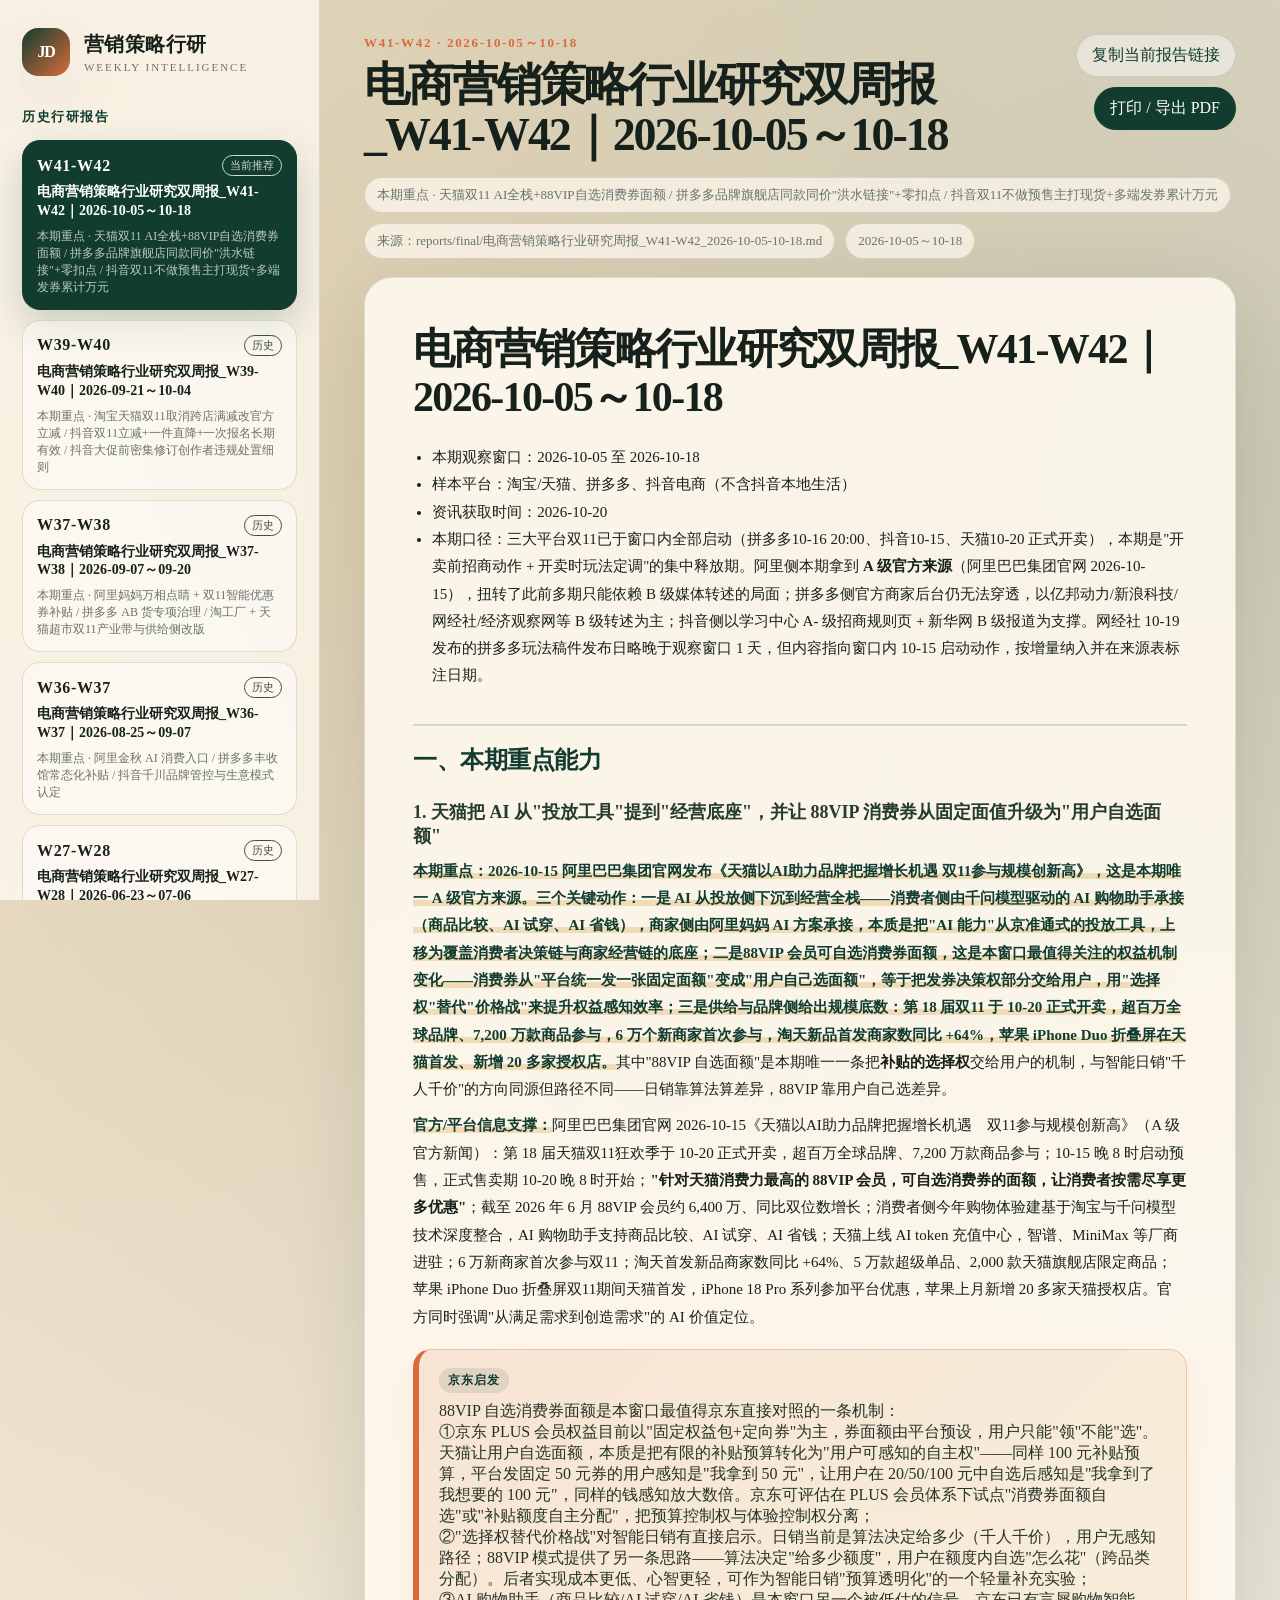
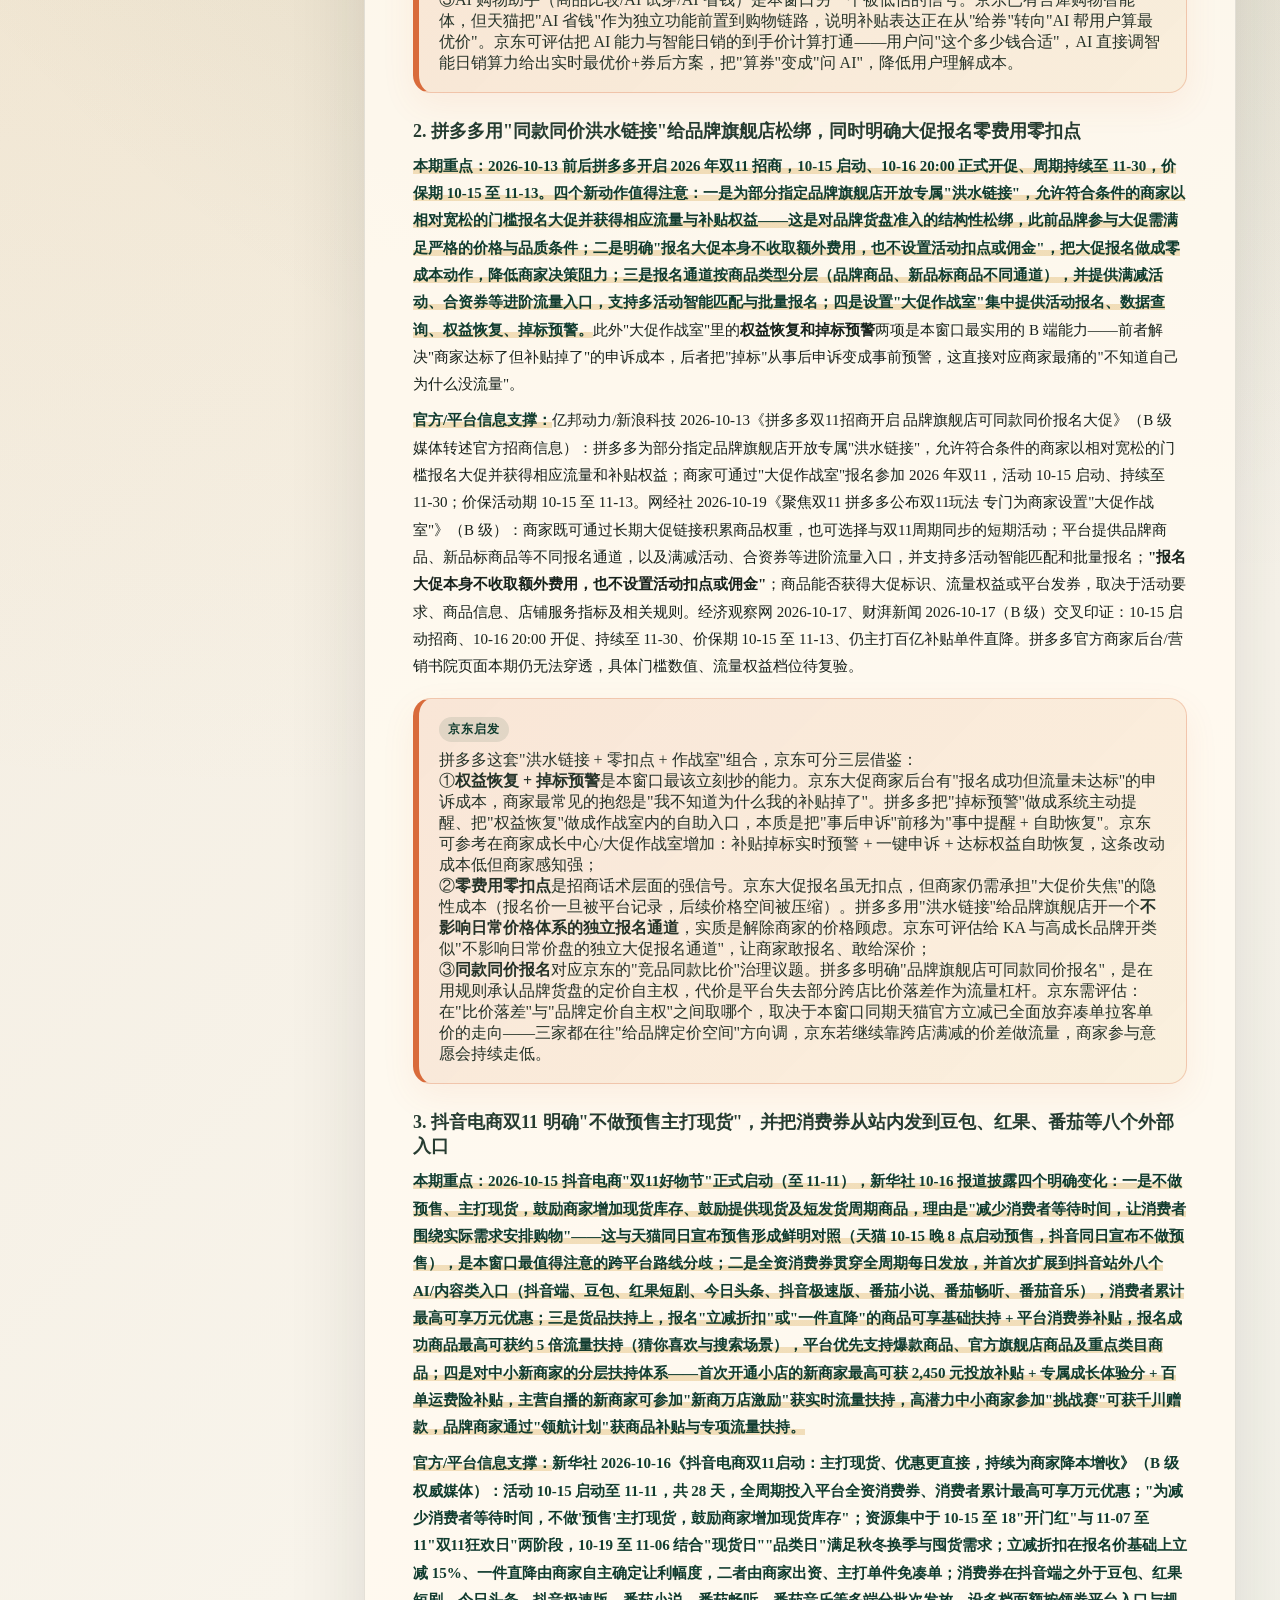
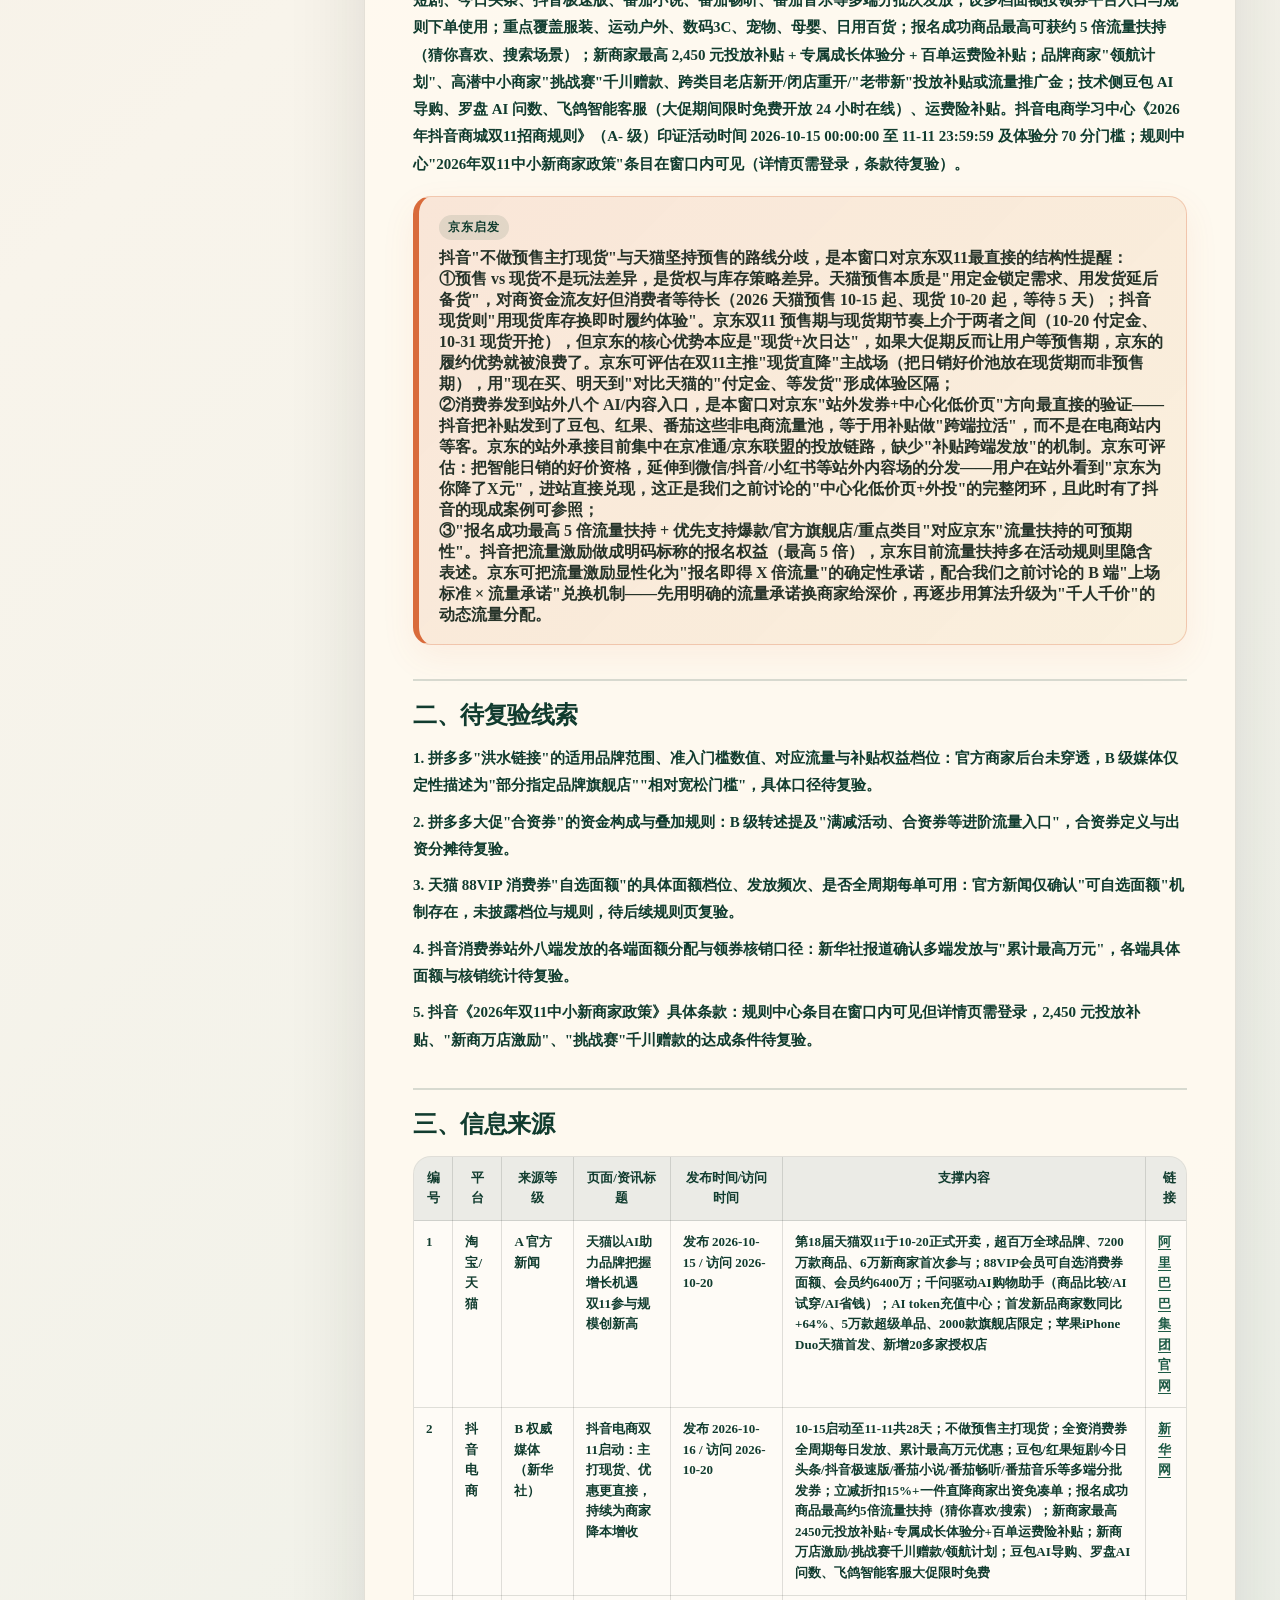
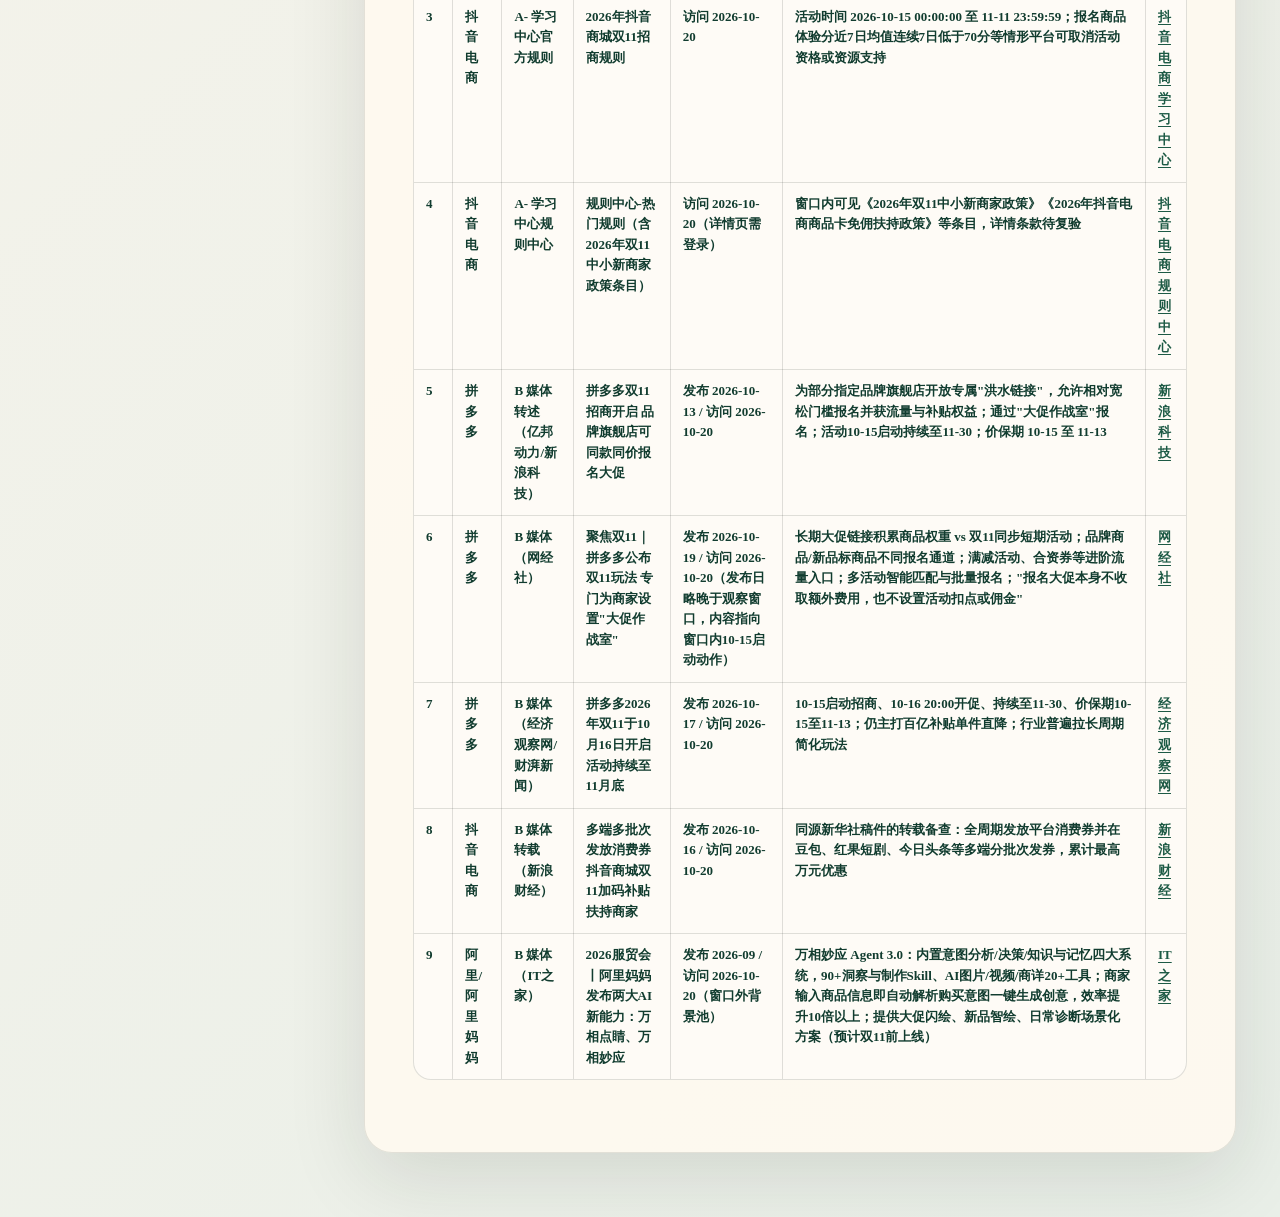
<file: index.html>
<!doctype html>
<html lang="zh-CN">
<head>
  <meta charset="utf-8" />
  <meta name="viewport" content="width=device-width, initial-scale=1" />
  <title>电商营销策略行业研究报告</title>
  <link rel="stylesheet" href="site/styles.css" />
</head>
<body>
  <div class="shell">
    <aside class="sidebar">
      <div class="brand">
        <div class="brand-mark">JD</div>
        <div>
          <div class="brand-title">营销策略行研</div>
          <div class="brand-subtitle">Weekly Intelligence</div>
        </div>
      </div>
      <div class="side-section-title">历史行研报告</div>
      <nav id="reportList" class="report-list" aria-label="历史行研报告"></nav>
      <div class="side-note">
        <span>口径</span>
        <p>从业务目标出发，观察工具、货补、人补、权益叠加与投放策略。</p>
      </div>
    </aside>
    <main class="main">
      <header class="topbar">
        <div>
          <div id="eyebrow" class="eyebrow">W25 · 2026-06-09～06-15</div>
          <h1 id="pageTitle">电商营销策略行业研究周报</h1>
        </div>
        <div class="actions">
          <button id="copyLink" class="ghost-btn">复制当前报告链接</button>
          <button id="printPage" class="primary-btn">打印 / 导出 PDF</button>
        </div>
      </header>
      <section id="reportMeta" class="meta-strip"></section>
      <article id="reportContent" class="report-card"></article>
    </main>
  </div>
  <script src="site/reports-data.js"></script>
  <script src="site/app.js"></script>
</body>
</html>
</file>
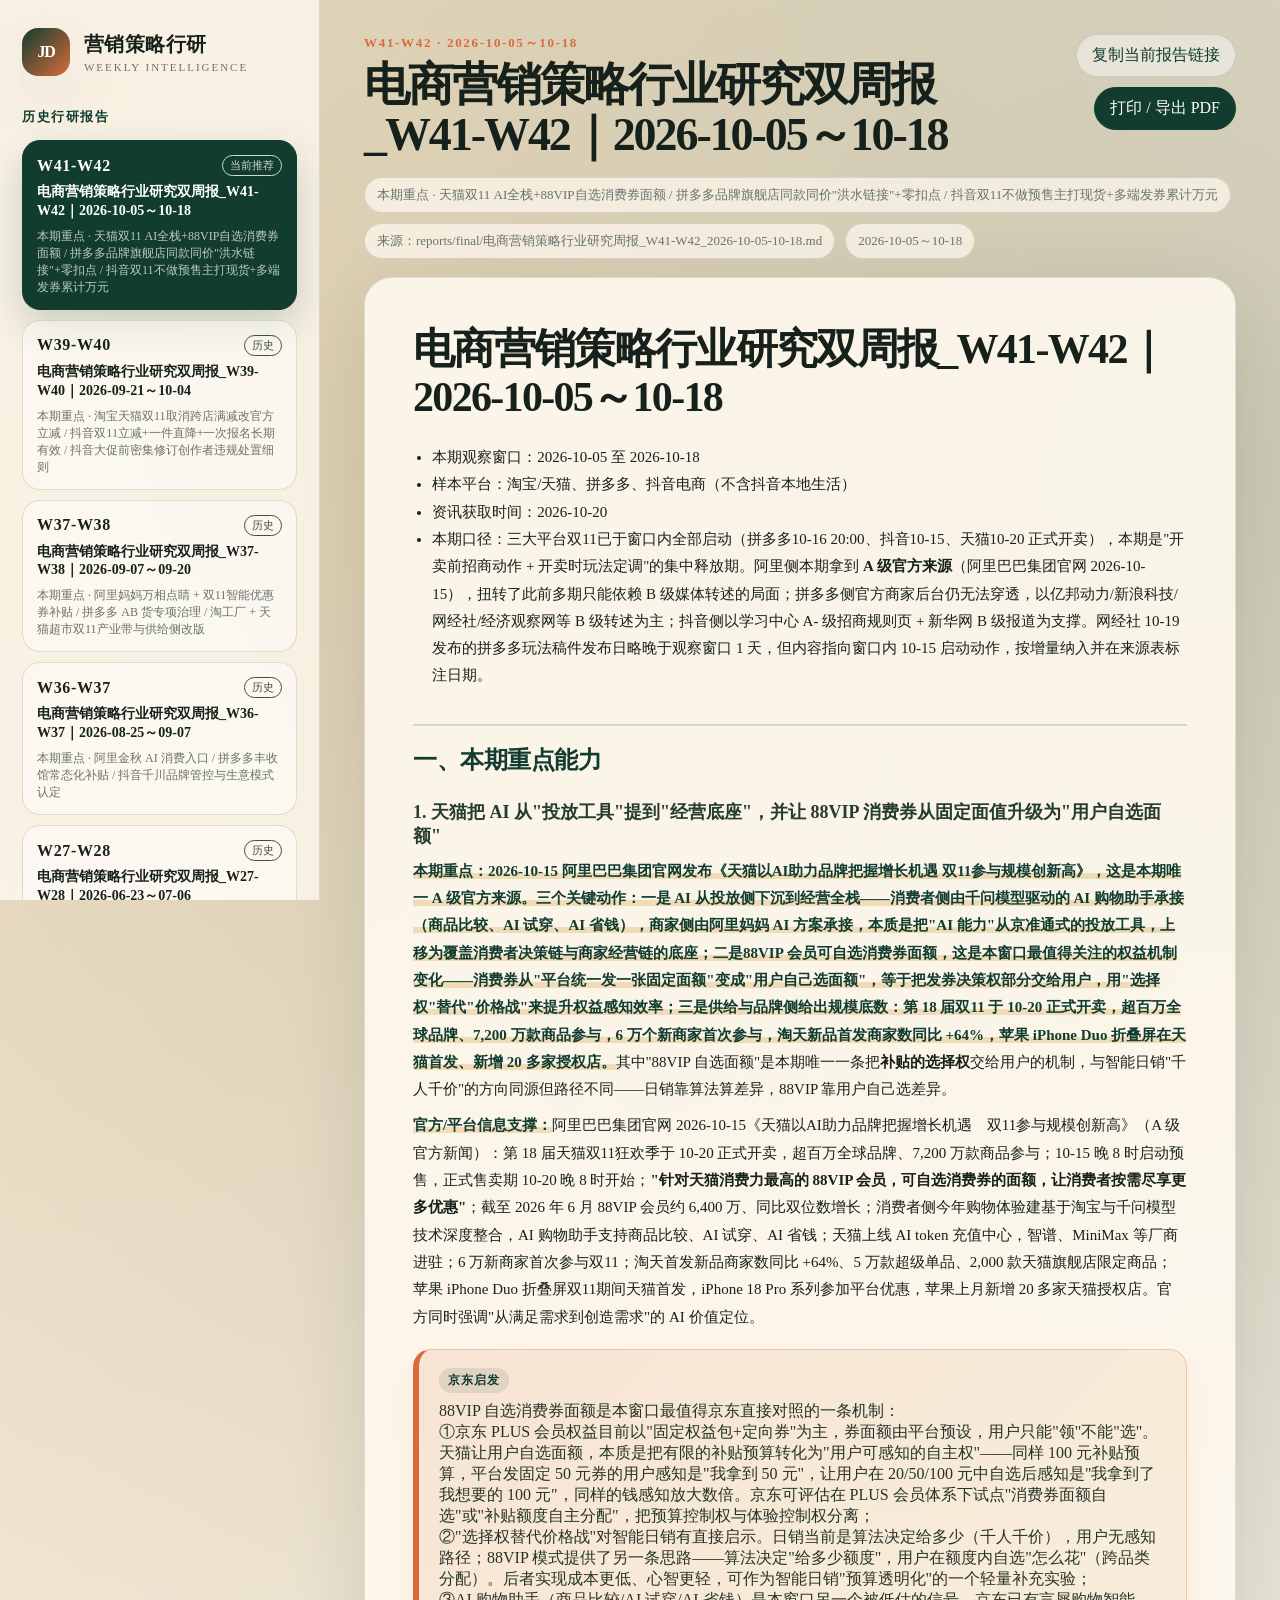
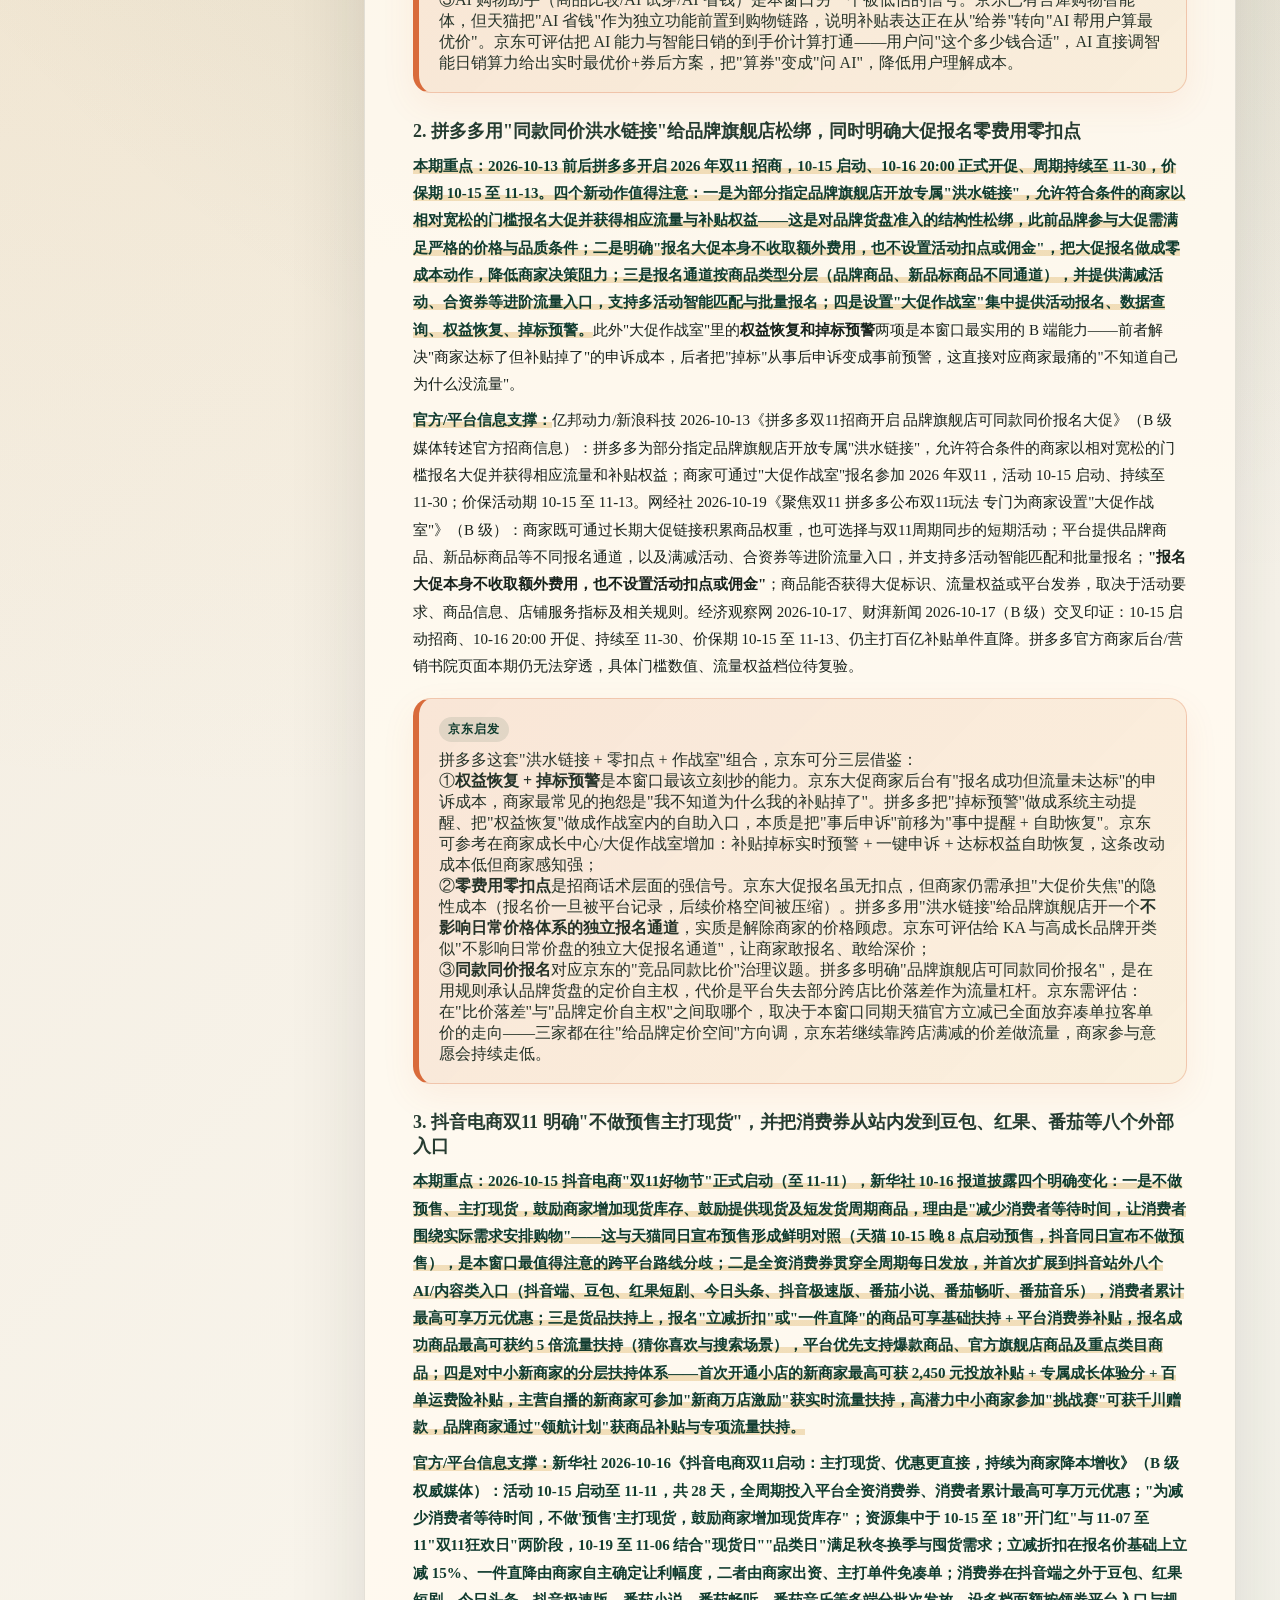
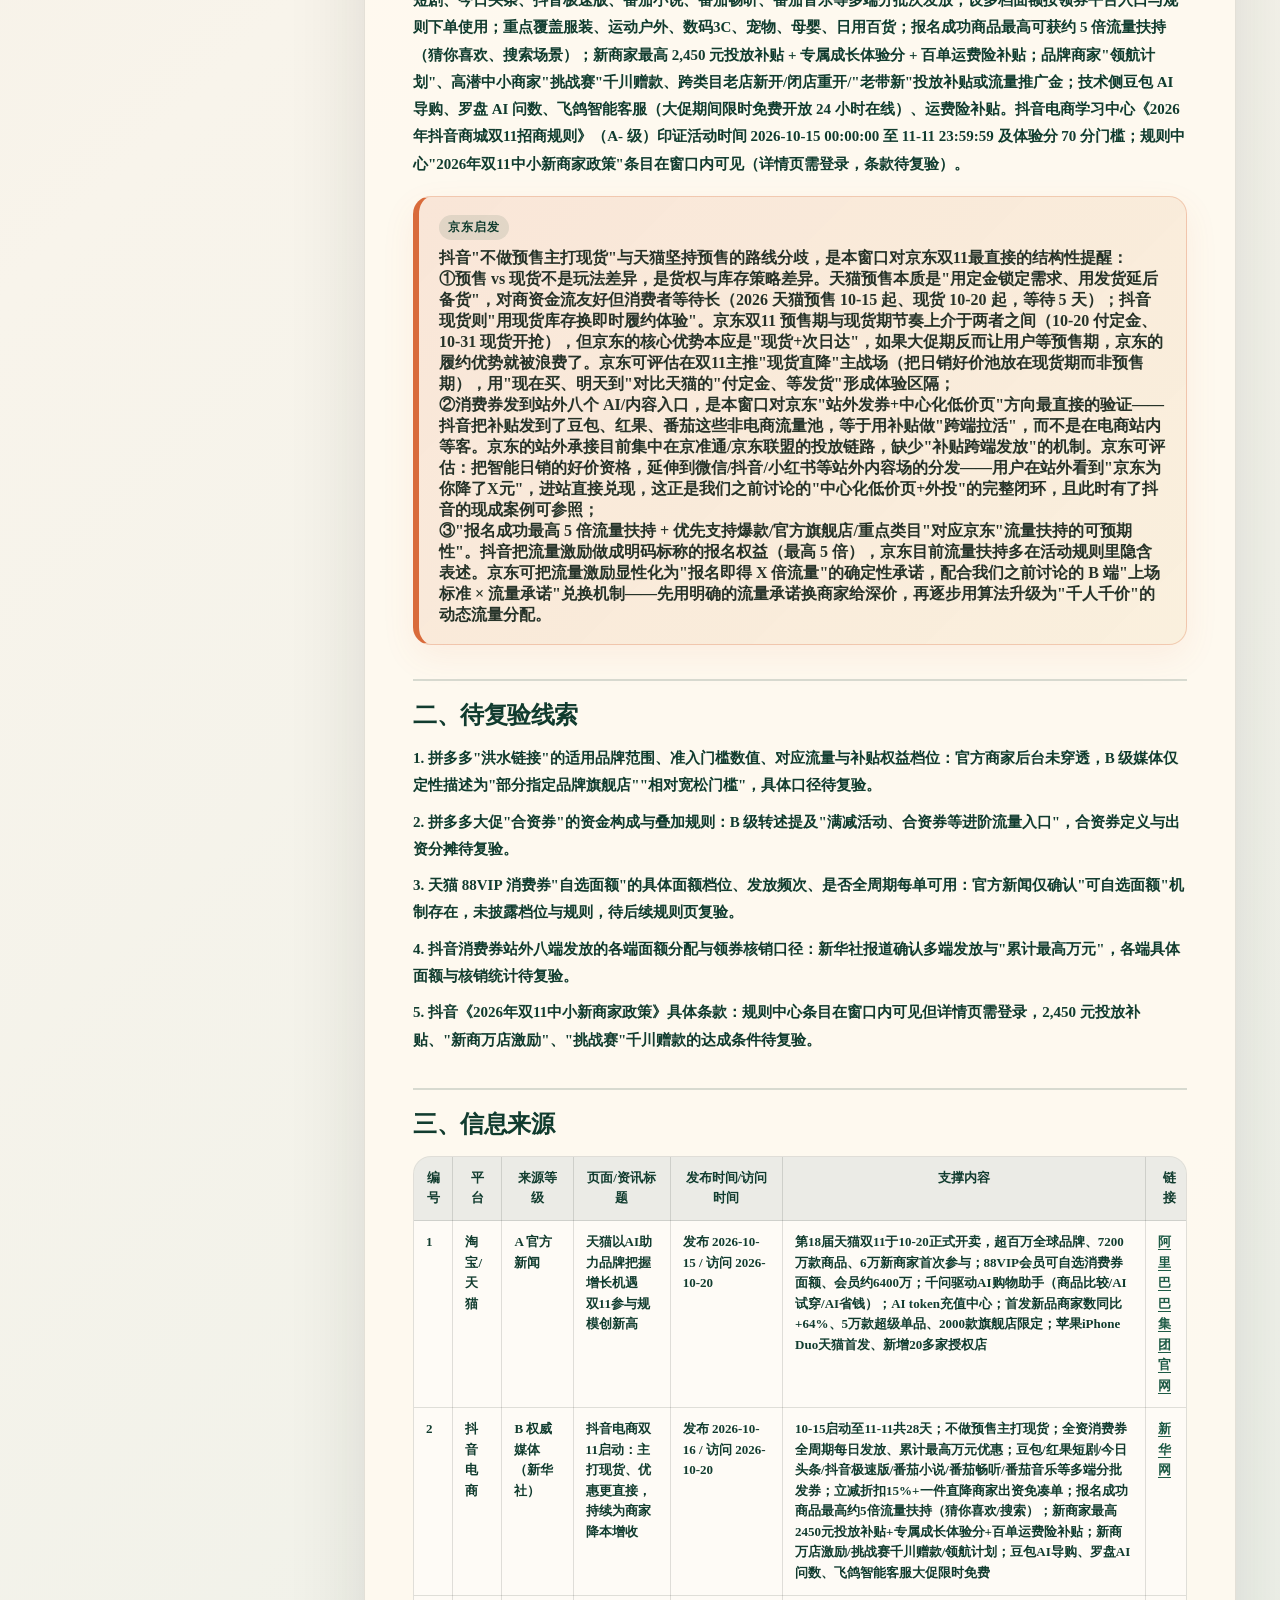
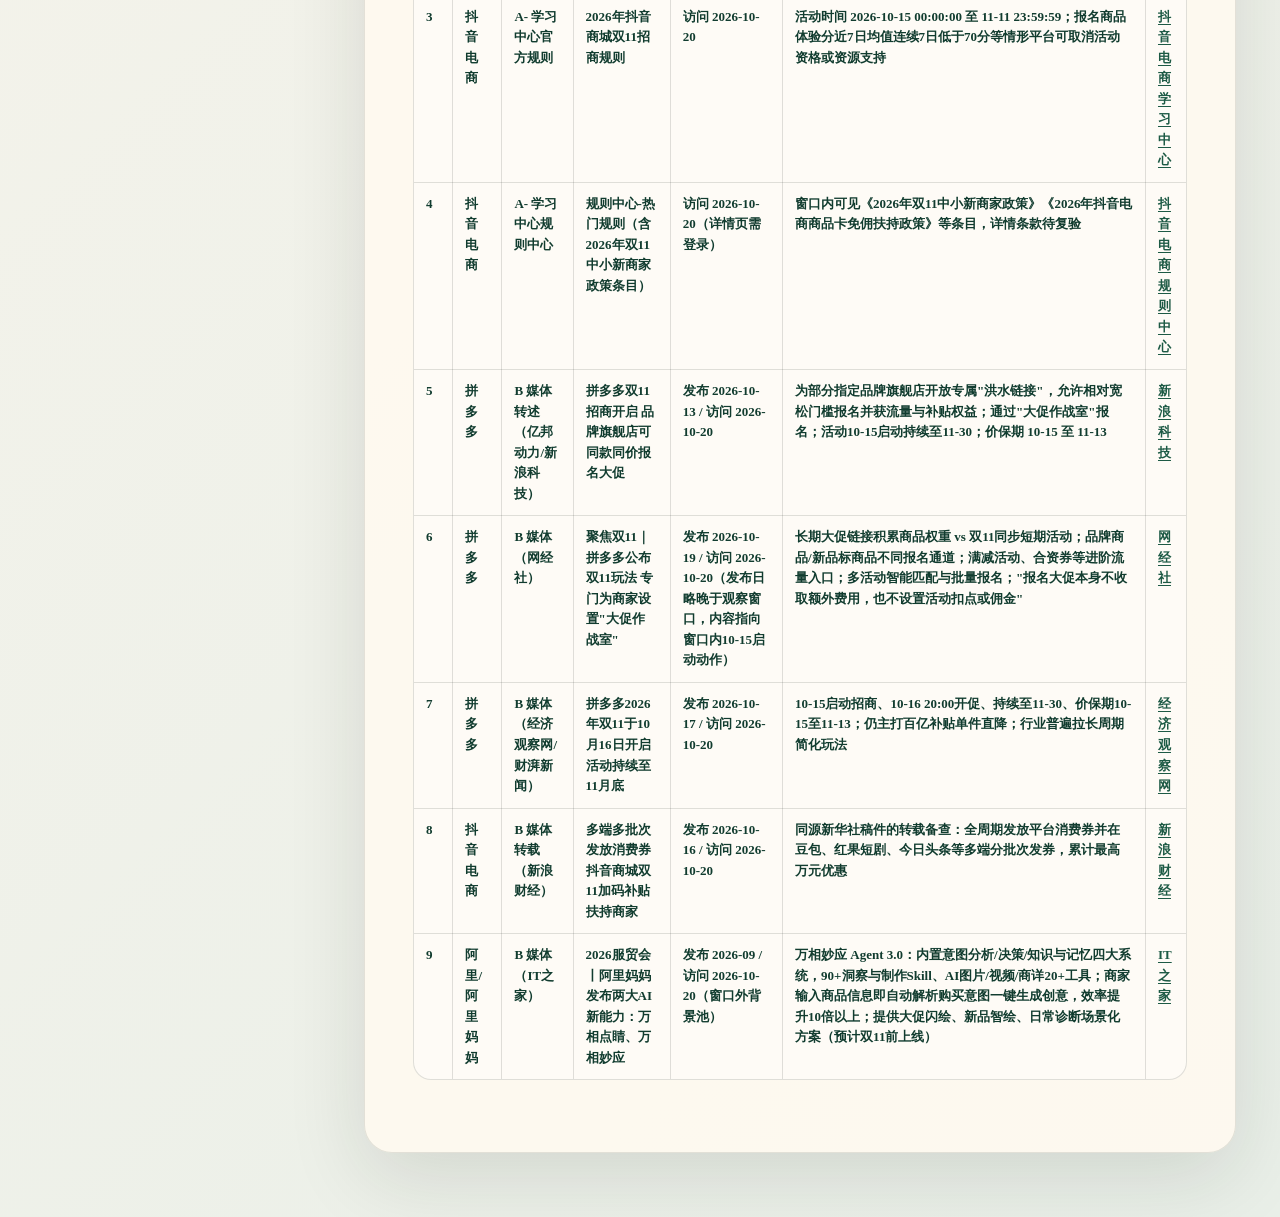
<file: site/index.html>
<!doctype html>
<html lang="zh-CN">
<head>
  <meta charset="utf-8" />
  <meta name="viewport" content="width=device-width, initial-scale=1" />
  <title>电商营销策略行业研究报告</title>
  <link rel="stylesheet" href="styles.css" />
</head>
<body>
  <div class="shell">
    <aside class="sidebar">
      <div class="brand">
        <div class="brand-mark">JD</div>
        <div>
          <div class="brand-title">营销策略行研</div>
          <div class="brand-subtitle">Weekly Intelligence</div>
        </div>
      </div>
      <div class="side-section-title">历史行研报告</div>
      <nav id="reportList" class="report-list" aria-label="历史行研报告"></nav>
      <div class="side-note">
        <span>口径</span>
        <p>从业务目标出发，观察工具、货补、人补、权益叠加与投放策略。</p>
      </div>
    </aside>
    <main class="main">
      <header class="topbar">
        <div>
          <div id="eyebrow" class="eyebrow">W25 · 2026-06-09～06-15</div>
          <h1 id="pageTitle">电商营销策略行业研究周报</h1>
        </div>
        <div class="actions">
          <button id="copyLink" class="ghost-btn">复制当前报告链接</button>
          <button id="printPage" class="primary-btn">打印 / 导出 PDF</button>
        </div>
      </header>
      <section id="reportMeta" class="meta-strip"></section>
      <article id="reportContent" class="report-card"></article>
    </main>
  </div>
  <script src="reports-data.js"></script>
  <script src="app.js"></script>
</body>
</html>
</file>
<file: site/styles.css>
:root {
  --ink: #17211b;
  --muted: #68736d;
  --paper: #f4efe6;
  --paper-2: #fffaf0;
  --line: rgba(35, 48, 40, .14);
  --green: #113c2f;
  --green-2: #1d5a45;
  --gold: #d7a64a;
  --orange: #d96b3b;
  --shadow: 0 24px 80px rgba(25, 31, 27, .12);
}
* { box-sizing: border-box; }
html, body { margin: 0; min-height: 100%; }
body {
  font-family: "Songti SC", "Noto Serif CJK SC", "PingFang SC", serif;
  color: var(--ink);
  background:
    radial-gradient(circle at 18% 8%, rgba(215,166,74,.22), transparent 34%),
    radial-gradient(circle at 96% 8%, rgba(17,60,47,.18), transparent 30%),
    linear-gradient(135deg, #efe6d7 0%, #f8f4eb 48%, #e9efe8 100%);
}
.shell { display: grid; grid-template-columns: 320px minmax(0, 1fr); min-height: 100vh; }
.sidebar {
  position: sticky; top: 0; height: 100vh; overflow: auto;
  padding: 28px 22px; border-right: 1px solid var(--line);
  background: rgba(255, 250, 240, .78); backdrop-filter: blur(18px);
}
.brand { display: flex; gap: 14px; align-items: center; margin-bottom: 32px; }
.brand-mark {
  width: 48px; height: 48px; border-radius: 16px; display: grid; place-items: center;
  color: #fff; background: linear-gradient(135deg, var(--green), var(--orange));
  font-family: Georgia, serif; font-weight: 800; letter-spacing: -.08em; box-shadow: var(--shadow);
}
.brand-title { font-size: 20px; font-weight: 800; letter-spacing: .02em; }
.brand-subtitle { color: var(--muted); font-size: 11px; text-transform: uppercase; letter-spacing: .18em; margin-top: 3px; }
.side-section-title { color: var(--green); font-weight: 800; font-size: 13px; letter-spacing: .12em; margin: 6px 0 14px; }
.report-list { display: grid; gap: 10px; }
.report-tab {
  width: 100%; text-align: left; border: 1px solid var(--line); border-radius: 18px;
  background: rgba(255,255,255,.44); padding: 14px 14px 13px; cursor: pointer;
  transition: transform .18s ease, background .18s ease, border-color .18s ease, box-shadow .18s ease;
  color: var(--ink); font: inherit;
}
.report-tab:hover { transform: translateY(-1px); border-color: rgba(17,60,47,.28); background: rgba(255,255,255,.7); }
.report-tab.active { background: var(--green); color: #fff; border-color: var(--green); box-shadow: 0 16px 40px rgba(17,60,47,.2); }
.tab-row { display: flex; align-items: center; justify-content: space-between; gap: 8px; margin-bottom: 7px; }
.tab-week { font-weight: 900; letter-spacing: .04em; }
.tab-badge { font-size: 11px; border: 1px solid currentColor; border-radius: 999px; padding: 2px 7px; opacity: .8; white-space: nowrap; }
.tab-title { font-size: 14px; line-height: 1.35; font-weight: 750; }
.tab-sub { margin-top: 7px; color: var(--muted); font-size: 12px; }
.report-tab.active .tab-sub { color: rgba(255,255,255,.72); }
.side-note { margin-top: 28px; padding: 16px; border-radius: 18px; background: rgba(215,166,74,.16); border: 1px solid rgba(215,166,74,.28); }
.side-note span { font-size: 12px; color: var(--orange); font-weight: 900; letter-spacing: .12em; }
.side-note p { margin: 8px 0 0; color: var(--muted); font-size: 13px; line-height: 1.55; }
.main { min-width: 0; padding: 34px 44px 64px; }
.topbar { display: flex; justify-content: space-between; gap: 24px; align-items: flex-start; margin-bottom: 18px; }
.eyebrow { color: var(--orange); font-size: 13px; font-weight: 900; letter-spacing: .13em; text-transform: uppercase; }
#pageTitle { margin: 8px 0 0; font-size: clamp(28px, 4vw, 46px); line-height: 1.08; letter-spacing: -.045em; max-width: 900px; }
.actions { display: flex; gap: 10px; flex-wrap: wrap; justify-content: flex-end; }
button { font: inherit; }
.ghost-btn, .primary-btn { border-radius: 999px; padding: 10px 15px; border: 1px solid var(--line); cursor: pointer; }
.ghost-btn { background: rgba(255,255,255,.44); color: var(--green); }
.primary-btn { background: var(--green); color: #fff; border-color: var(--green); }
.meta-strip {
  display: flex; flex-wrap: wrap; gap: 10px; margin-bottom: 18px;
}
.meta-pill { border: 1px solid var(--line); background: rgba(255,250,240,.7); border-radius: 999px; padding: 8px 12px; color: var(--muted); font-size: 13px; }
.report-card {
  background: rgba(255,250,240,.88); border: 1px solid rgba(35,48,40,.12); border-radius: 28px;
  padding: clamp(22px, 4vw, 48px); box-shadow: var(--shadow); max-width: 1120px;
}
.report-card h1 { font-size: clamp(27px, 3.5vw, 42px); line-height: 1.14; letter-spacing: -.04em; margin: 0 0 22px; }
.report-card h2 { margin: 34px 0 14px; padding-top: 18px; border-top: 2px solid rgba(17,60,47,.16); color: var(--green); font-size: 24px; letter-spacing: -.02em; }
.report-card h3 { margin: 24px 0 10px; color: #263c31; font-size: 18px; }
.report-card p, .report-card li { font-size: 15px; line-height: 1.82; }
.report-card p { margin: 9px 0; }
.report-card ul { padding-left: 1.2em; }
.report-card code { background: rgba(17,60,47,.08); color: var(--green); border-radius: 5px; padding: 1px 5px; }
.table-wrap { overflow-x: auto; margin: 16px 0 24px; border: 1px solid var(--line); border-radius: 18px; background: rgba(255,255,255,.42); }
table { border-collapse: collapse; width: 100%; min-width: 780px; }
th, td { border-bottom: 1px solid var(--line); border-right: 1px solid var(--line); padding: 11px 12px; vertical-align: top; font-size: 13px; line-height: 1.58; }
th { background: rgba(17,60,47,.08); color: var(--green); font-weight: 900; }
tr:last-child td { border-bottom: 0; }
th:last-child, td:last-child { border-right: 0; }
@media (max-width: 900px) {
  .shell { grid-template-columns: 1fr; }
  .sidebar { position: relative; height: auto; }
  .main { padding: 24px 18px 44px; }
  .topbar { display: grid; }
  .actions { justify-content: flex-start; }
}
@media print {
  body { background: #fff; }
  .sidebar, .actions, .meta-strip { display: none; }
  .shell { display: block; }
  .main { padding: 0; }
  .report-card { box-shadow: none; border: 0; padding: 0; }
}
.jd-insight {
  margin: 18px 0 26px;
  padding: 18px 20px;
  border: 1px solid rgba(217, 107, 59, .28);
  border-left: 6px solid var(--orange);
  border-radius: 18px;
  background: linear-gradient(135deg, rgba(217,107,59,.13), rgba(215,166,74,.10));
  color: #263329;
  box-shadow: 0 12px 34px rgba(217,107,59,.08);
}
.jd-label {
  display: inline-flex;
  margin-bottom: 8px;
  padding: 4px 9px;
  border-radius: 999px;
  background: rgba(17,60,47,.10);
  color: var(--green);
  font-size: 12px;
  font-weight: 900;
  letter-spacing: .08em;
}
.report-card strong {
  color: var(--green);
  background: linear-gradient(transparent 62%, rgba(215,166,74,.32) 0);
  font-weight: 900;
}
.report-card a {
  color: var(--green-2);
  text-decoration-thickness: 1px;
  text-underline-offset: 3px;
}
</file>
